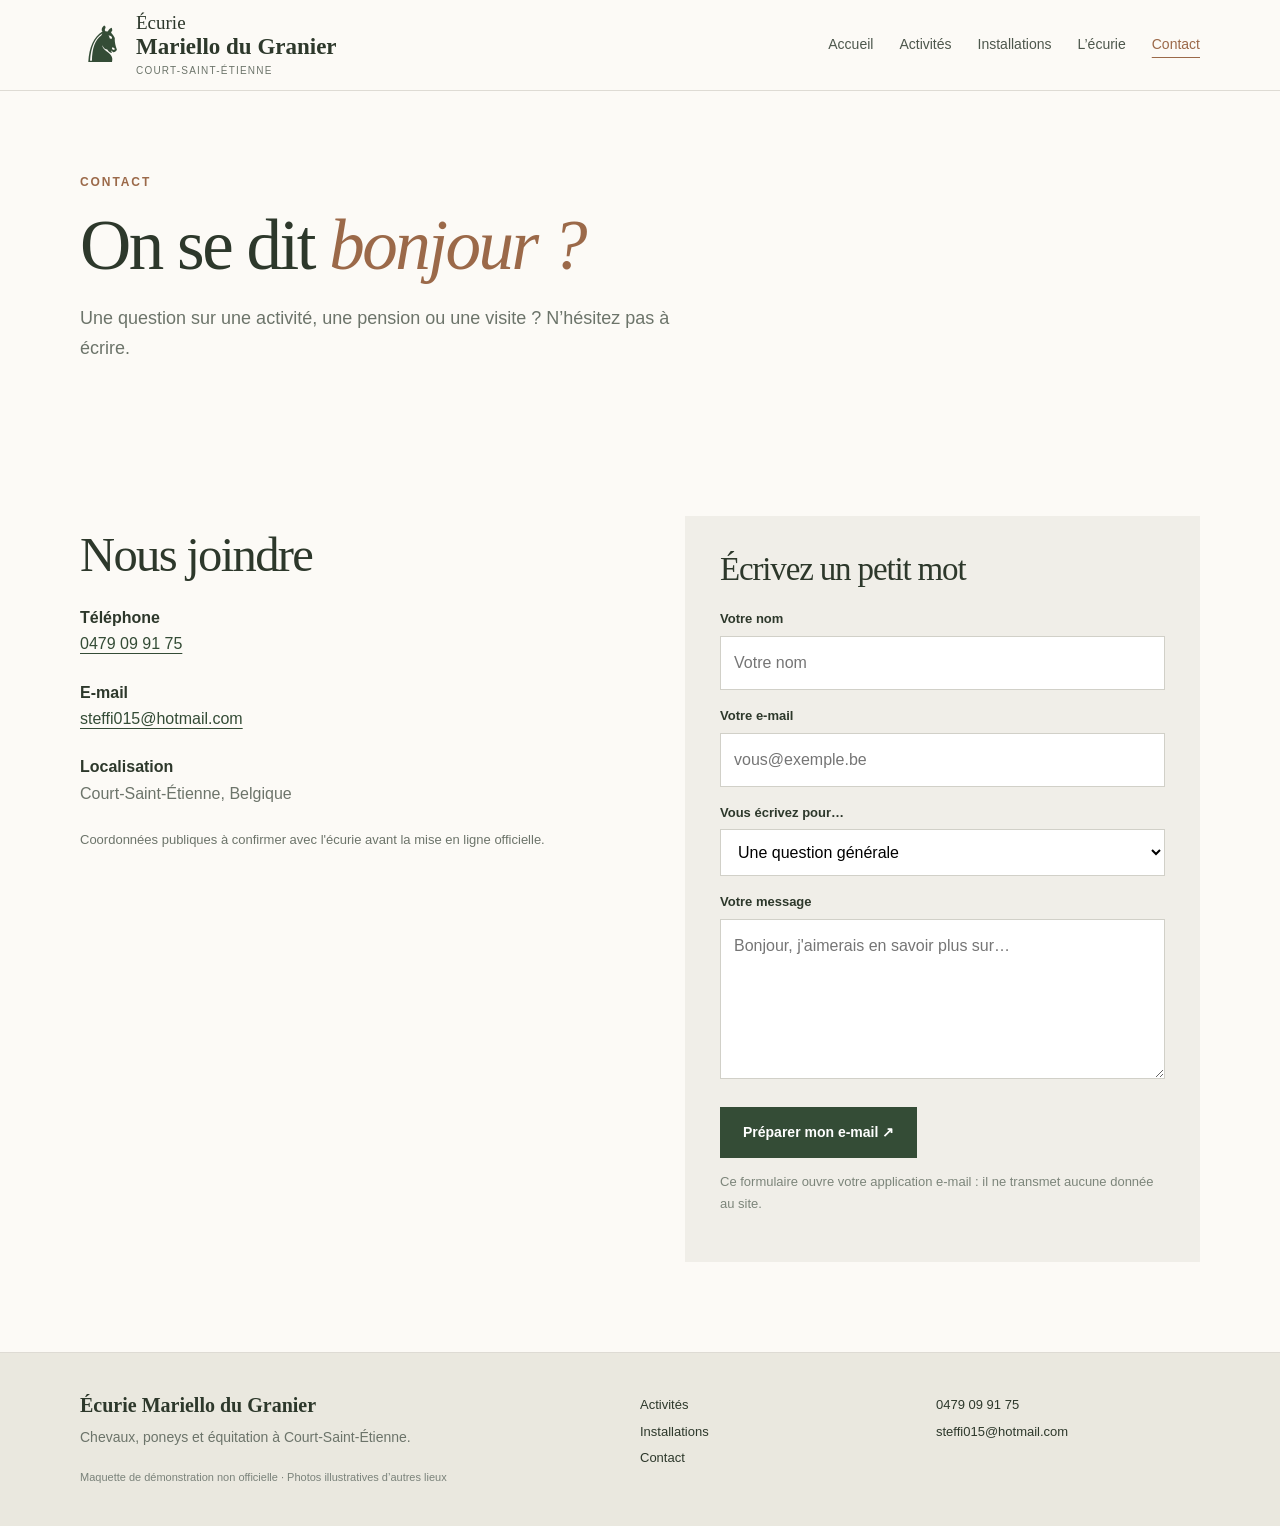
<file: contact.html>
<!doctype html>
<html lang="fr">
<head>
  <meta charset="utf-8">
  <meta name="viewport" content="width=device-width, initial-scale=1">
  <meta name="description" content="Découvrir l’Écurie Mariello du Granier à Court-Saint-Étienne.">
  <title>Contact | Écurie Mariello du Granier</title>
  <link rel="stylesheet" href="assets/css/styles.css">
  <script src="assets/js/main.js" defer></script>
  <link rel="icon" type="image/png" href="favicon.png">
</head>
<body>
  <header class="header">
    <div class="wrap header-line">
      <a class="logo" href="index.html" aria-label="Écurie Mariello du Granier, accueil">
        <span class="horse-mark" aria-hidden="true">♞</span>
        <span>Écurie <strong>Mariello du Granier</strong><small>Court-Saint-Étienne</small></span>
      </a>
      <nav class="nav" id="nav" aria-label="Navigation principale"><a href="index.html" class="">Accueil</a><a href="activites.html" class="">Activités</a><a href="installations.html" class="">Installations</a><a href="ecurie.html" class="">L’écurie</a><a href="contact.html" class="active">Contact</a></nav>
      <button class="menu" type="button" aria-controls="nav" aria-expanded="false">Menu <span aria-hidden="true">☰</span></button>
    </div>
  </header>
  <main>
<section class="page-heading wrap"><span class="eyebrow">Contact</span><h1>On se dit <em>bonjour ?</em></h1><p>Une question sur une activité, une pension ou une visite ? N’hésitez pas à écrire.</p></section>
<section class="section wrap contact-grid">
 <div class="contact-details"><h2>Nous joindre</h2><p><strong>Téléphone</strong><br><a href="tel:+32479099175">0479 09 91 75</a></p><p><strong>E-mail</strong><br><a href="mailto:steffi015@hotmail.com">steffi015@hotmail.com</a></p><p><strong>Localisation</strong><br>Court-Saint-Étienne, Belgique</p><p class="quiet">Coordonnées publiques à confirmer avec l'écurie avant la mise en ligne officielle.</p></div>
 <form id="contact-form" class="contact-form"><h2>Écrivez un petit mot</h2><label for="nom">Votre nom</label><input id="nom" name="nom" required autocomplete="name" placeholder="Votre nom"><label for="email">Votre e-mail</label><input id="email" name="email" type="email" required autocomplete="email" placeholder="vous@exemple.be"><label for="objet">Vous écrivez pour…</label><select id="objet" name="objet"><option>Une question générale</option><option>Des informations sur les activités</option><option>Les installations</option><option>Une pension</option><option>Une visite</option></select><label for="message">Votre message</label><textarea id="message" name="message" rows="5" required placeholder="Bonjour, j'aimerais en savoir plus sur…"></textarea><button class="btn" type="submit">Préparer mon e-mail ↗</button><p class="quiet">Ce formulaire ouvre votre application e-mail : il ne transmet aucune donnée au site.</p></form>
</section>
</main>
  <footer class="footer">
    <div class="wrap footer-inner">
      <div><strong>Écurie Mariello du Granier</strong><p>Chevaux, poneys et équitation à Court-Saint-Étienne.</p><small>Maquette de démonstration non officielle · Photos illustratives d’autres lieux</small></div>
      <div><a href="activites.html">Activités</a><a href="installations.html">Installations</a><a href="contact.html">Contact</a></div>
      <div><a href="tel:+32479099175">0479 09 91 75</a><a href="mailto:steffi015@hotmail.com">steffi015@hotmail.com</a></div>
    </div>
  </footer>
</body>
</html>
</file>
<file: assets/css/styles.css>
/* Écurie Mariello du Granier — V3 simple, sans framework */
:root{--bg:#fcfaf6;--ink:#2d382b;--green:#344c36;--warm:#ece6dc;--rust:#9b6949;--border:#dedbd4;--muted:#6c746a}
*{box-sizing:border-box}html{scroll-behavior:smooth}body{margin:0;background:var(--bg);color:var(--ink);font:16px/1.65 -apple-system,BlinkMacSystemFont,"Segoe UI",Arial,sans-serif}a{color:inherit;text-decoration:none}button,input,select,textarea{font:inherit}img{display:block;width:100%;object-fit:cover;background:#e9e5dc}img.photo-error{min-height:210px;background:#e6e2d9}.wrap{width:min(1120px,calc(100% - 44px));margin-inline:auto}.header{background:var(--bg);border-bottom:1px solid var(--border);position:relative;z-index:5}.header-line{height:90px;display:flex;align-items:center;justify-content:space-between;gap:24px}.logo{display:flex;align-items:center;gap:11px;font-family:Georgia,serif;font-size:19px;line-height:1.1}.logo strong{display:block;font-size:23px;font-weight:600}.logo small{display:block;margin-top:5px;font:10px/1.2 Arial,sans-serif;color:var(--muted);letter-spacing:.12em;text-transform:uppercase}.horse-mark{font-family:Georgia,serif;font-size:50px;line-height:1;color:var(--green);transform:scaleX(-1)}.nav{display:flex;gap:26px;align-items:center}.nav a{font-size:14px;color:#4d574c;transition:color .2s}.nav a:hover,.nav a.active{color:var(--rust)}.nav a.active{text-decoration:underline;text-underline-offset:8px}.menu{display:none;border:0;background:none;color:var(--green);cursor:pointer}.hero{display:grid;grid-template-columns:48% 52%;align-items:center;gap:0;min-height:565px;padding-block:47px}.hero-text{padding:24px 56px 35px 0}.eyebrow{text-transform:uppercase;font-size:12px;font-weight:700;letter-spacing:.16em;color:var(--rust)}h1,h2,h3{font-family:Georgia,"Times New Roman",serif;font-weight:500;line-height:1.12;letter-spacing:-.035em}h1{font-size:clamp(53px,6vw,84px);margin:17px 0 23px}h1 em,h2 em{color:var(--rust);font-weight:400}h2{font-size:clamp(33px,3.8vw,49px);margin:12px 0 20px}h3{font-size:25px;margin:16px 0 8px}.lead{font-size:18px;color:#526052;max-width:420px}.actions{display:flex;align-items:center;gap:23px;flex-wrap:wrap;margin:28px 0 25px}.btn{display:inline-flex;justify-content:center;align-items:center;gap:18px;border:1px solid var(--green);background:var(--green);padding:13px 22px;min-height:50px;color:white;font-size:14px;font-weight:600;cursor:pointer;transition:background .2s,transform .2s}.btn:hover{background:#4b6550;transform:translateY(-1px)}.btn-outline{background:transparent;color:var(--green)}.btn-outline:hover{color:white}.underlink{font-size:14px;color:var(--green);font-weight:650;border-bottom:1px solid #9ca99b;padding-bottom:4px}.underlink:hover{color:var(--rust)}.quiet{font-size:13px;color:#7c857a}.hero-image{position:relative;height:470px;overflow:hidden;background:#d2cbbf}.hero-image img{height:100%;object-position:center}.photo-note{position:absolute;bottom:19px;left:18px;background:rgba(252,250,246,.95);padding:8px 13px;font-size:13px;color:var(--green)}.intro-strip{background:#edece3;border-block:1px solid var(--border)}.intro-strip .wrap{display:flex;align-items:center;justify-content:space-between;gap:20px;padding-block:16px}.intro-strip p{margin:0;font-family:Georgia,serif;font-size:19px}.intro-strip span{font-size:13px;color:var(--muted)}.intro-strip b{color:var(--rust)}.section{padding-block:90px}.titlebar{display:flex;justify-content:space-between;align-items:end;margin-bottom:29px}.titlebar h2{margin-bottom:0}.three{display:grid;grid-template-columns:repeat(3,1fr);gap:25px}.feature{display:block}.feature img{height:255px;transition:filter .2s}.feature:hover img{filter:brightness(.93)}.feature h3{margin-bottom:2px}.feature p{color:var(--muted);font-size:15px;margin:5px 0 10px}.feature-link{color:var(--rust);font-size:14px;font-weight:600}.soft{background:#f1eee8}.split,.twocol{display:grid;grid-template-columns:1fr 1fr;gap:66px;align-items:center}.split-photo img{height:410px}.split-copy p,.twocol p{color:#657063}.split-copy .btn{margin-top:12px}.contact-call{text-align:center;max-width:740px}.contact-call p{color:var(--muted);margin-bottom:24px}.contact-call h2{margin:15px 0}.footer{background:#eae8df;padding-block:36px;border-top:1px solid var(--border)}.footer-inner{display:grid;grid-template-columns:2fr 1fr 1fr;gap:32px}.footer strong{font-family:Georgia,serif;font-size:20px}.footer p{margin:4px 0 14px;font-size:14px;color:var(--muted)}.footer small{color:#7a827a;font-size:11px}.footer a{display:block;font-size:13px;margin:5px 0}.page-heading{padding:77px 0 45px}.page-heading h1{font-size:clamp(48px,6vw,71px);margin:12px 0}.page-heading>p{color:var(--muted);font-size:18px;max-width:610px}.picbox img{height:370px}.twocol.reversed .picbox{order:2}.contact-grid{display:grid;grid-template-columns:1fr 1fr;gap:90px;align-items:start}.contact-details p{margin:22px 0;color:var(--muted)}.contact-details p strong{color:var(--ink)}.contact-details a{color:var(--green);text-decoration:underline;text-underline-offset:4px}.contact-form{background:#f0eee8;padding:35px}.contact-form h2{font-size:33px;margin-top:0}.contact-form label{display:block;font-size:13px;font-weight:600;margin:15px 0 6px}.contact-form input,.contact-form textarea,.contact-form select{width:100%;padding:13px;border:1px solid #d1d0c8;border-radius:0;background:#fff;outline-color:#7f967f}.contact-form button{margin-top:20px}
@media(max-width:850px){.wrap{width:min(100% - 30px,700px)}.header-line{height:78px}.nav{display:none;position:absolute;top:78px;left:0;right:0;background:var(--bg);padding:18px 26px 28px;border-bottom:1px solid var(--border);flex-direction:column;align-items:start}.nav.open{display:flex}.menu{display:block}.hero{grid-template-columns:1fr;padding-top:30px;gap:16px}.hero-text{padding:20px 0}.hero-image{height:370px}.three{grid-template-columns:1fr 1fr}.split,.twocol,.contact-grid{grid-template-columns:1fr;gap:30px}.twocol.reversed .picbox{order:0}.footer-inner{grid-template-columns:1fr 1fr}.section{padding-block:60px}}
@media(max-width:560px){h1{font-size:54px}.three{grid-template-columns:1fr}.feature img{height:250px}.titlebar{align-items:start;flex-direction:column;gap:10px}.hero-image{height:290px}.intro-strip .wrap{align-items:start;flex-direction:column;gap:0}.intro-strip span{margin-top:4px}.footer-inner{grid-template-columns:1fr}.contact-form{padding:22px}.section{padding-block:48px}.page-heading{padding-block:50px 20px}.picbox img{height:270px}.logo strong{font-size:20px}}
</file>
